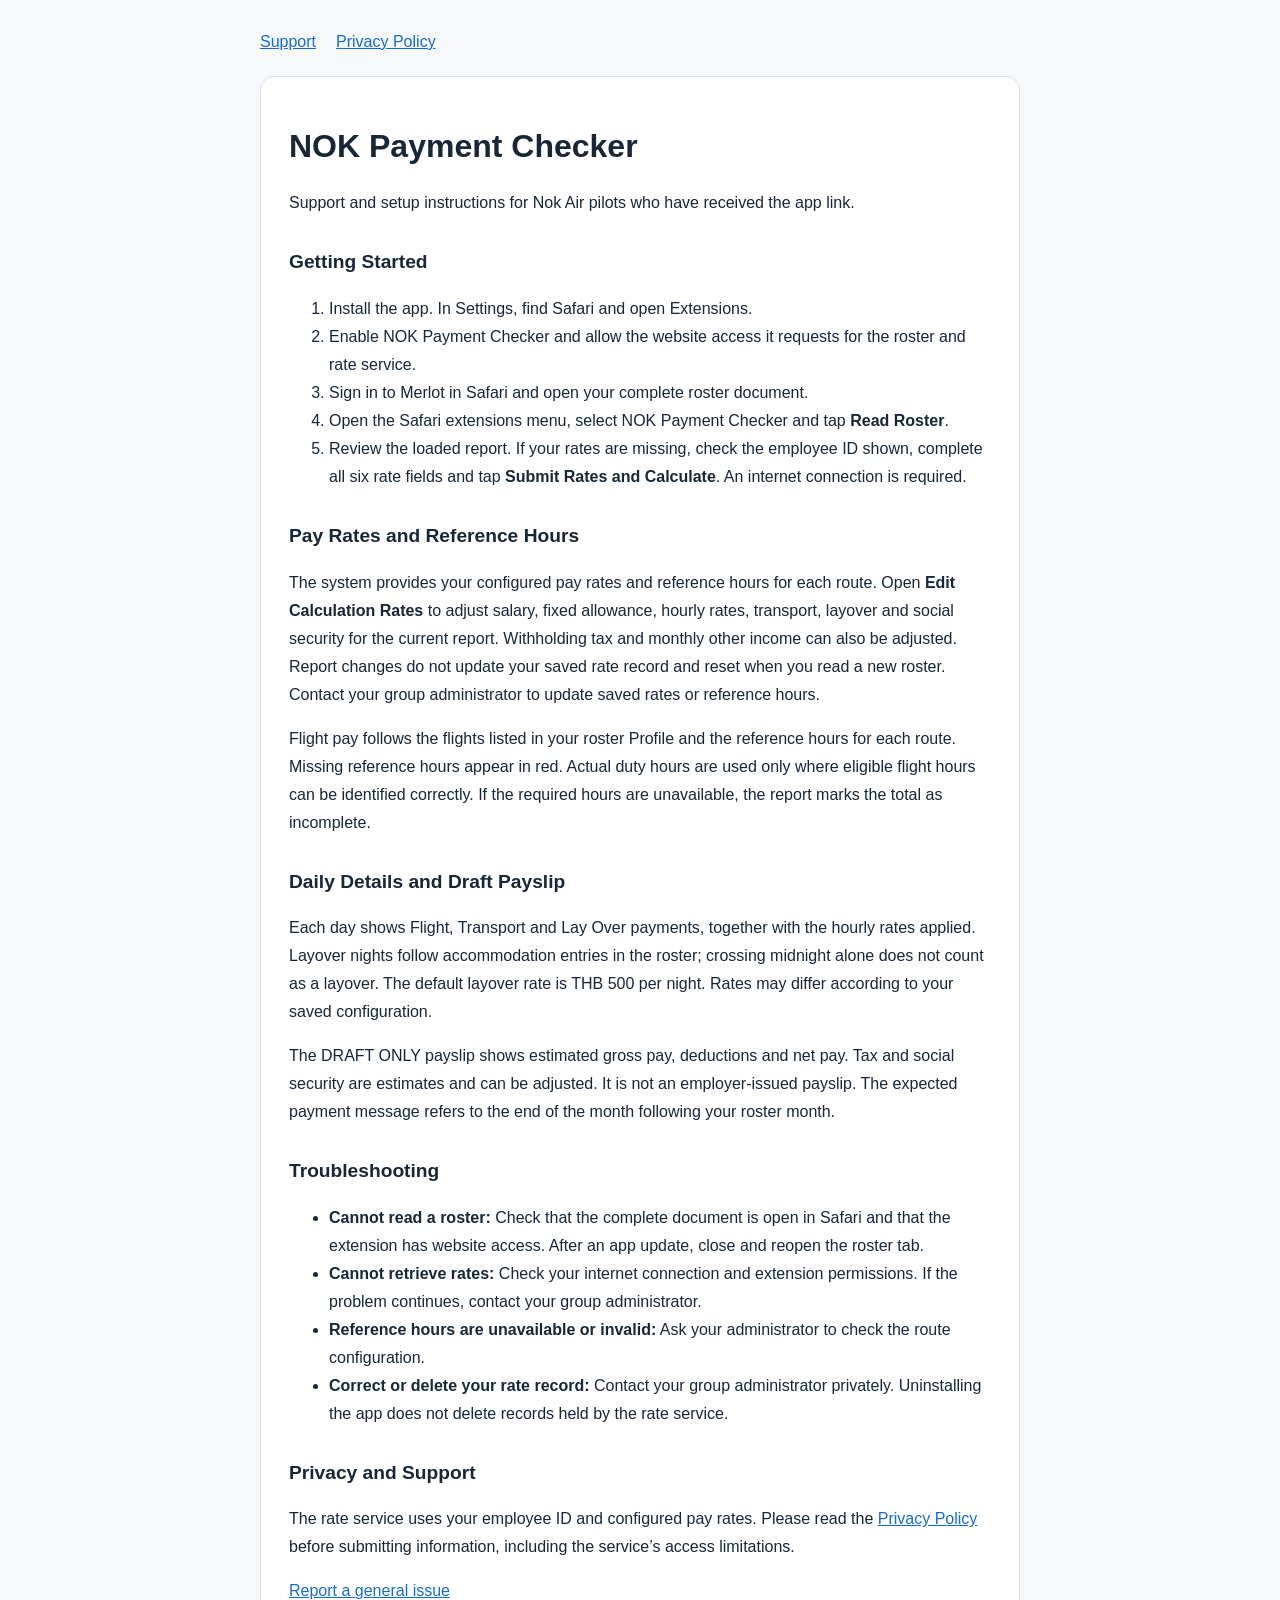
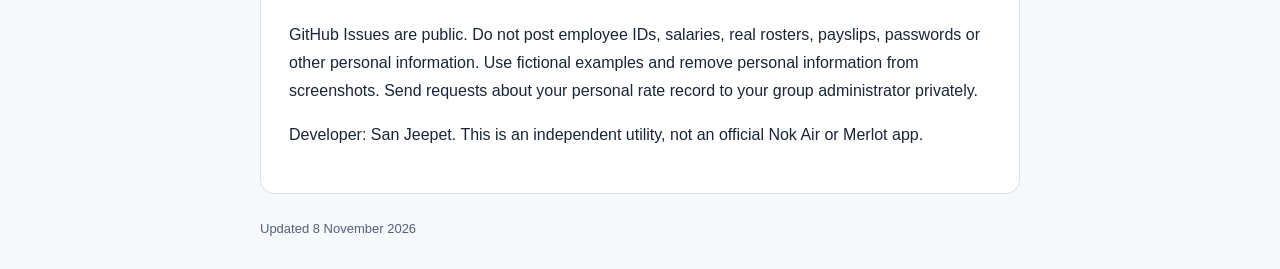
<file: index.html>
<!doctype html>
<html lang="en"><head><meta charset="utf-8"><meta name="viewport" content="width=device-width,initial-scale=1"><title>NOK Payment Checker — Support</title><link rel="stylesheet" href="style.css"></head><body>
<nav><a href="index.html">Support</a><a href="privacy.html">Privacy Policy</a></nav><main>
<h1>NOK Payment Checker</h1><p>Support and setup instructions for Nok Air pilots who have received the app link.</p>
<h2>Getting Started</h2><ol><li>Install the app. In Settings, find Safari and open Extensions.</li><li>Enable NOK Payment Checker and allow the website access it requests for the roster and rate service.</li><li>Sign in to Merlot in Safari and open your complete roster document.</li><li>Open the Safari extensions menu, select NOK Payment Checker and tap <strong>Read Roster</strong>.</li><li>Review the loaded report. If your rates are missing, check the employee ID shown, complete all six rate fields and tap <strong>Submit Rates and Calculate</strong>. An internet connection is required.</li></ol>
<h2>Pay Rates and Reference Hours</h2><p>The system provides your configured pay rates and reference hours for each route. Open <strong>Edit Calculation Rates</strong> to adjust salary, fixed allowance, hourly rates, transport, layover and social security for the current report. Withholding tax and monthly other income can also be adjusted. Report changes do not update your saved rate record and reset when you read a new roster. Contact your group administrator to update saved rates or reference hours.</p>
<p>Flight pay follows the flights listed in your roster Profile and the reference hours for each route. Missing reference hours appear in red. Actual duty hours are used only where eligible flight hours can be identified correctly. If the required hours are unavailable, the report marks the total as incomplete.</p>
<h2>Daily Details and Draft Payslip</h2><p>Each day shows Flight, Transport and Lay Over payments, together with the hourly rates applied. Layover nights follow accommodation entries in the roster; crossing midnight alone does not count as a layover. The default layover rate is THB 500 per night. Rates may differ according to your saved configuration.</p>
<p>The DRAFT ONLY payslip shows estimated gross pay, deductions and net pay. Tax and social security are estimates and can be adjusted. It is not an employer-issued payslip. The expected payment message refers to the end of the month following your roster month.</p>
<h2>Troubleshooting</h2><ul><li><strong>Cannot read a roster:</strong> Check that the complete document is open in Safari and that the extension has website access. After an app update, close and reopen the roster tab.</li><li><strong>Cannot retrieve rates:</strong> Check your internet connection and extension permissions. If the problem continues, contact your group administrator.</li><li><strong>Reference hours are unavailable or invalid:</strong> Ask your administrator to check the route configuration.</li><li><strong>Correct or delete your rate record:</strong> Contact your group administrator privately. Uninstalling the app does not delete records held by the rate service.</li></ul>
<h2>Privacy and Support</h2><p>The rate service uses your employee ID and configured pay rates. Please read the <a href="privacy.html">Privacy Policy</a> before submitting information, including the service’s access limitations.</p>
<p><a href="https://github.com/Darklz/nok-roster-support/issues">Report a general issue</a></p><p>GitHub Issues are public. Do not post employee IDs, salaries, real rosters, payslips, passwords or other personal information. Use fictional examples and remove personal information from screenshots. Send requests about your personal rate record to your group administrator privately.</p>
<p>Developer: San Jeepet. This is an independent utility, not an official Nok Air or Merlot app.</p>
</main><footer>Updated 8 November 2026</footer></body></html>
</file>
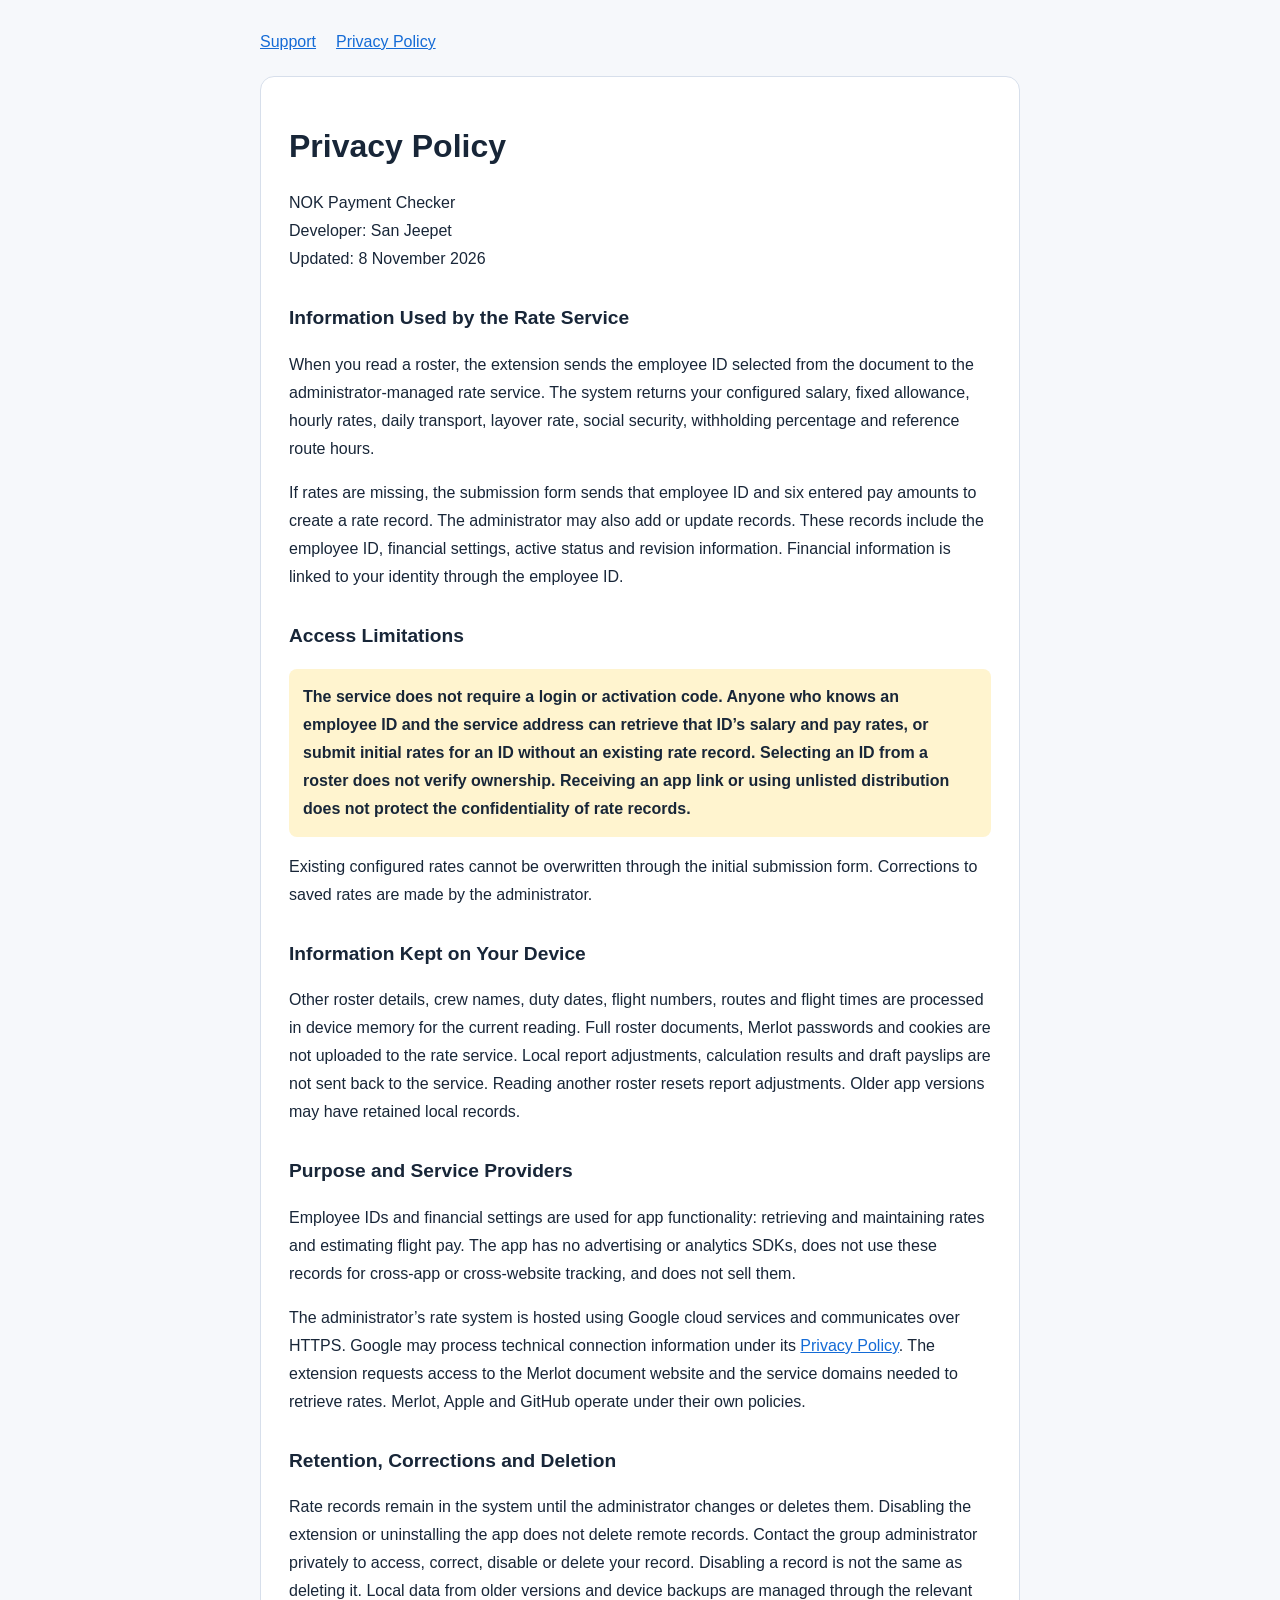
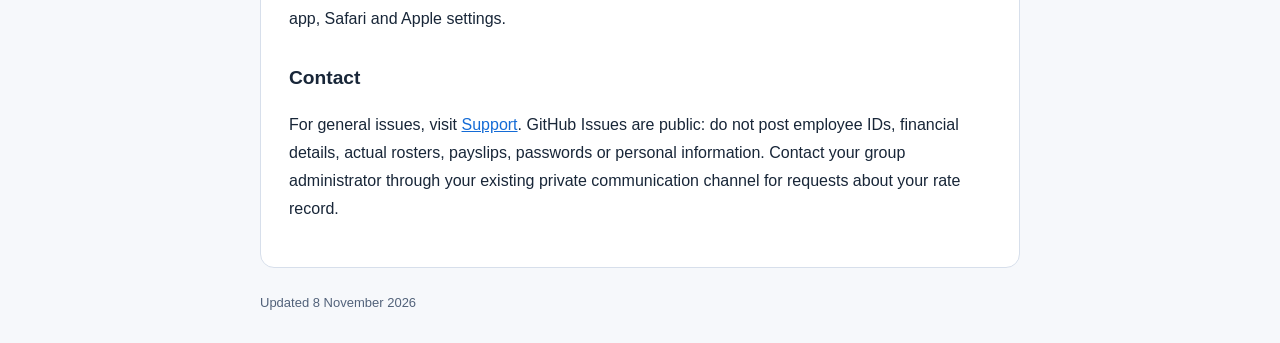
<file: privacy.html>
<!doctype html>
<html lang="en"><head><meta charset="utf-8"><meta name="viewport" content="width=device-width,initial-scale=1"><title>NOK Payment Checker — Privacy Policy</title><link rel="stylesheet" href="style.css"></head><body>
<nav><a href="index.html">Support</a><a href="privacy.html">Privacy Policy</a></nav><main>
<h1>Privacy Policy</h1><p>NOK Payment Checker<br>Developer: San Jeepet<br>Updated: 8 November 2026</p>
<h2>Information Used by the Rate Service</h2><p>When you read a roster, the extension sends the employee ID selected from the document to the administrator-managed rate service. The system returns your configured salary, fixed allowance, hourly rates, daily transport, layover rate, social security, withholding percentage and reference route hours.</p>
<p>If rates are missing, the submission form sends that employee ID and six entered pay amounts to create a rate record. The administrator may also add or update records. These records include the employee ID, financial settings, active status and revision information. Financial information is linked to your identity through the employee ID.</p>
<h2>Access Limitations</h2><p class="notice"><strong>The service does not require a login or activation code. Anyone who knows an employee ID and the service address can retrieve that ID’s salary and pay rates, or submit initial rates for an ID without an existing rate record. Selecting an ID from a roster does not verify ownership. Receiving an app link or using unlisted distribution does not protect the confidentiality of rate records.</strong></p>
<p>Existing configured rates cannot be overwritten through the initial submission form. Corrections to saved rates are made by the administrator.</p>
<h2>Information Kept on Your Device</h2><p>Other roster details, crew names, duty dates, flight numbers, routes and flight times are processed in device memory for the current reading. Full roster documents, Merlot passwords and cookies are not uploaded to the rate service. Local report adjustments, calculation results and draft payslips are not sent back to the service. Reading another roster resets report adjustments. Older app versions may have retained local records.</p>
<h2>Purpose and Service Providers</h2><p>Employee IDs and financial settings are used for app functionality: retrieving and maintaining rates and estimating flight pay. The app has no advertising or analytics SDKs, does not use these records for cross-app or cross-website tracking, and does not sell them.</p>
<p>The administrator’s rate system is hosted using Google cloud services and communicates over HTTPS. Google may process technical connection information under its <a href="https://policies.google.com/privacy">Privacy Policy</a>. The extension requests access to the Merlot document website and the service domains needed to retrieve rates. Merlot, Apple and GitHub operate under their own policies.</p>
<h2>Retention, Corrections and Deletion</h2><p>Rate records remain in the system until the administrator changes or deletes them. Disabling the extension or uninstalling the app does not delete remote records. Contact the group administrator privately to access, correct, disable or delete your record. Disabling a record is not the same as deleting it. Local data from older versions and device backups are managed through the relevant app, Safari and Apple settings.</p>
<h2>Contact</h2><p>For general issues, visit <a href="https://github.com/Darklz/nok-roster-support/issues">Support</a>. GitHub Issues are public: do not post employee IDs, financial details, actual rosters, payslips, passwords or personal information. Contact your group administrator through your existing private communication channel for requests about your rate record.</p>
</main><footer>Updated 8 November 2026</footer></body></html>
</file>
<file: style.css>
:root{font:16px/1.75 -apple-system,BlinkMacSystemFont,"Segoe UI",sans-serif;color:#182638;background:#f6f8fb}*{box-sizing:border-box}body{max-width:800px;margin:auto;padding:28px 20px}main{background:white;border:1px solid #d7dfeb;padding:28px;border-radius:14px}h1{line-height:1.3}h2{font-size:1.2rem;margin-top:28px}nav{display:flex;gap:20px;flex-wrap:wrap;margin-bottom:20px}a{color:#146bd6}footer{font-size:13px;color:#52627a;margin-top:24px}.notice{padding:14px;background:#fff4cf;border-radius:8px}
</file>
